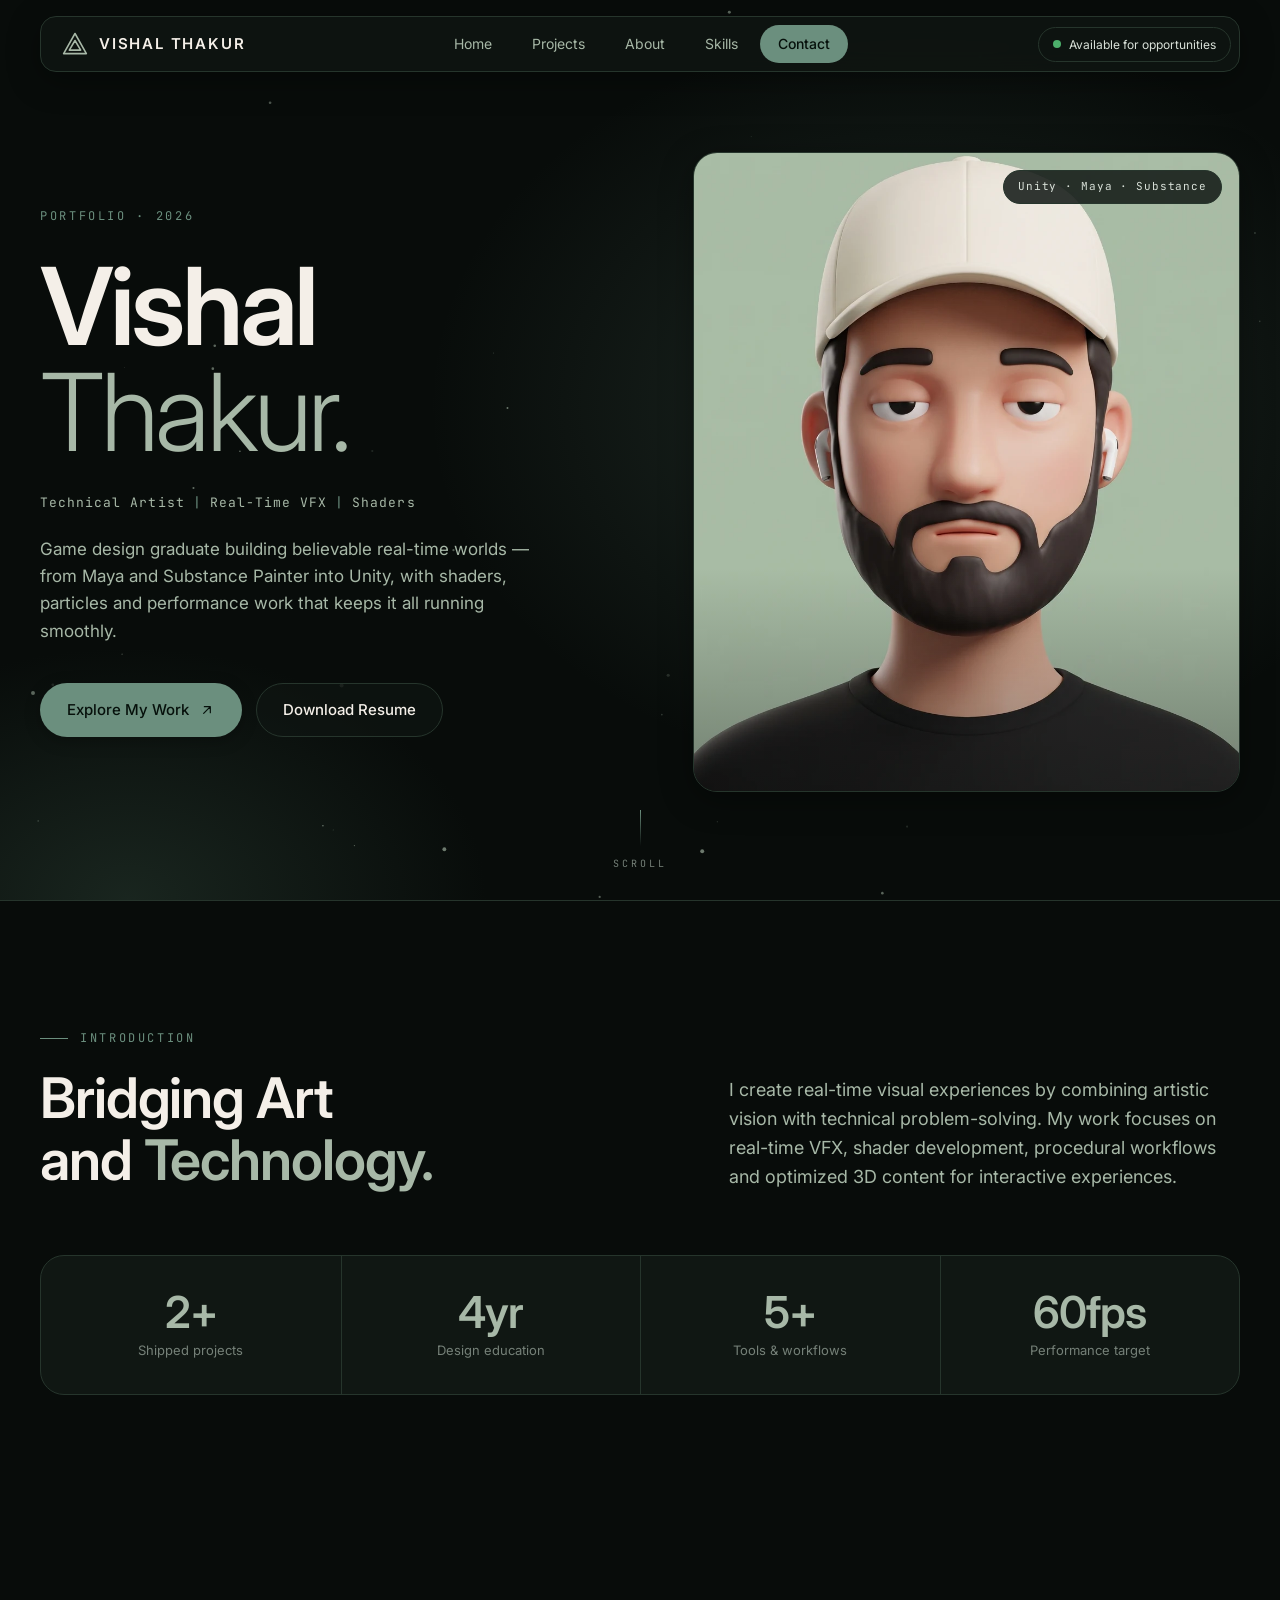
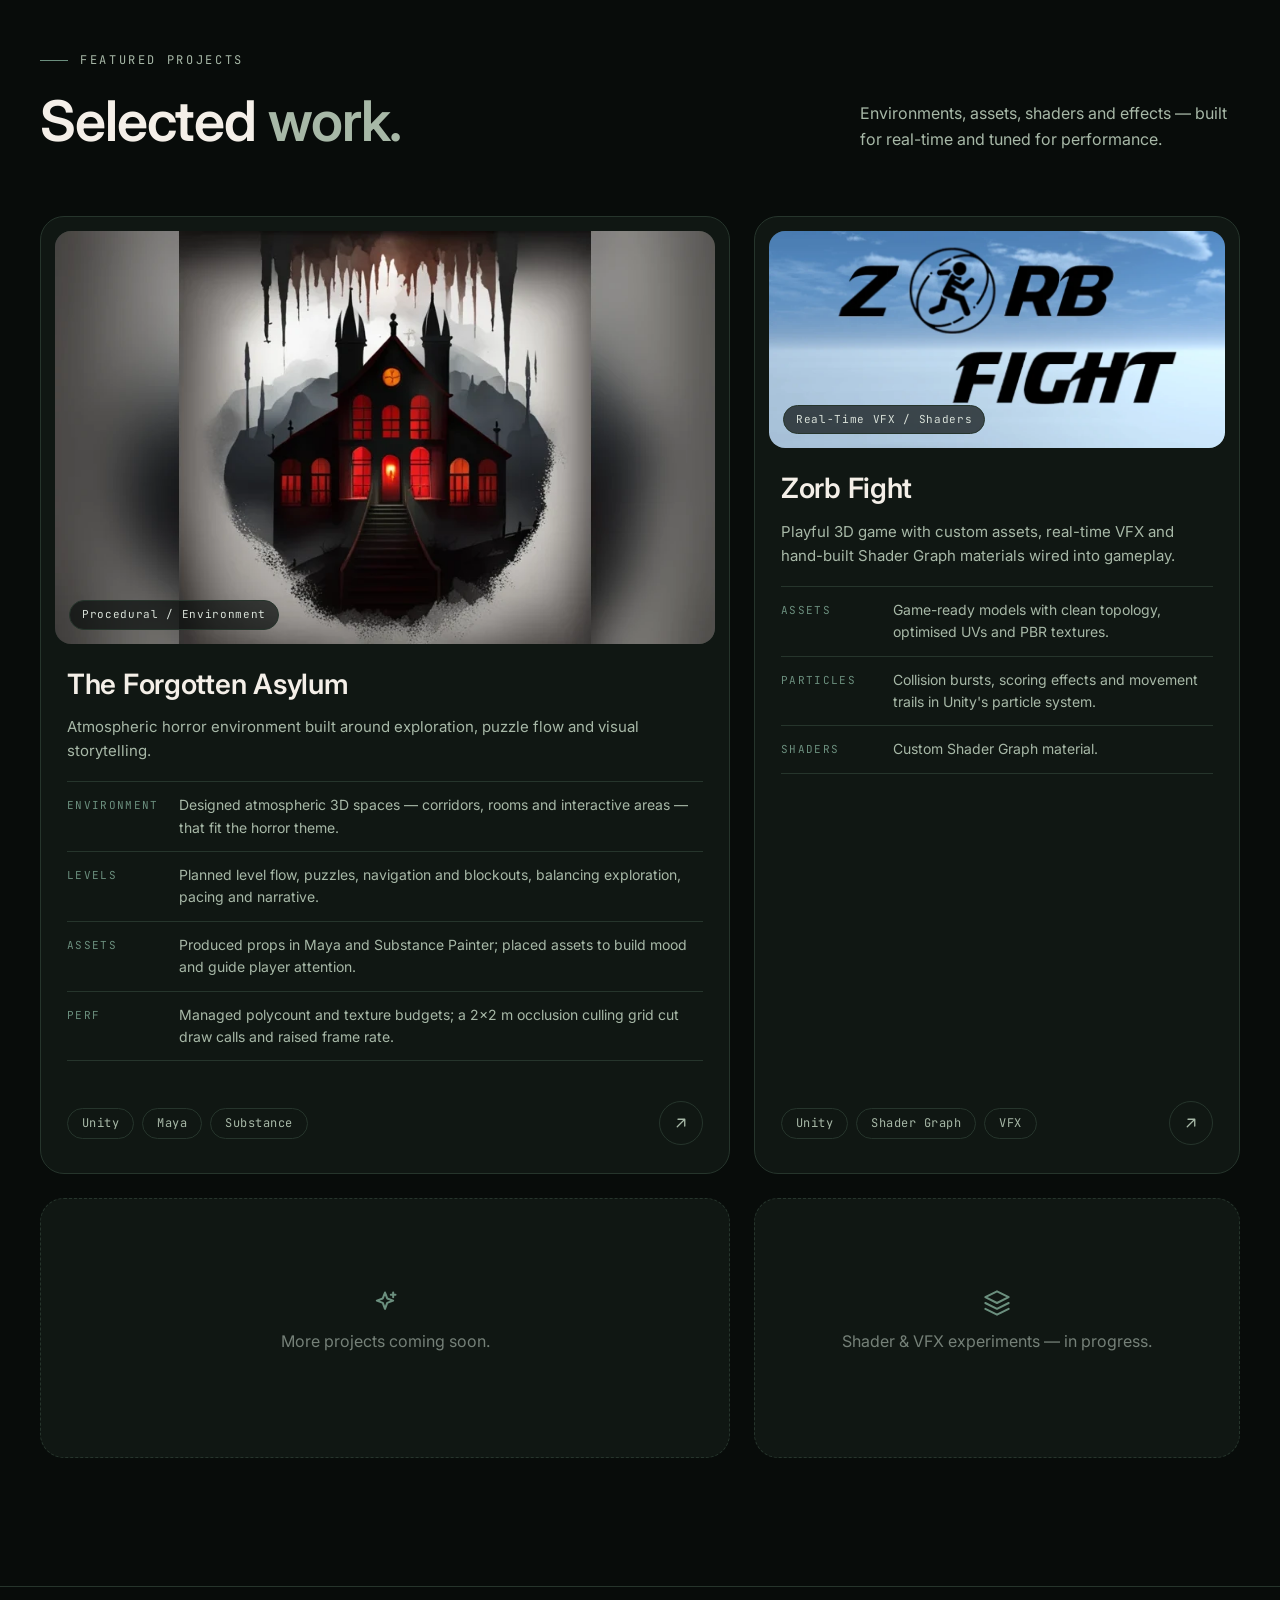
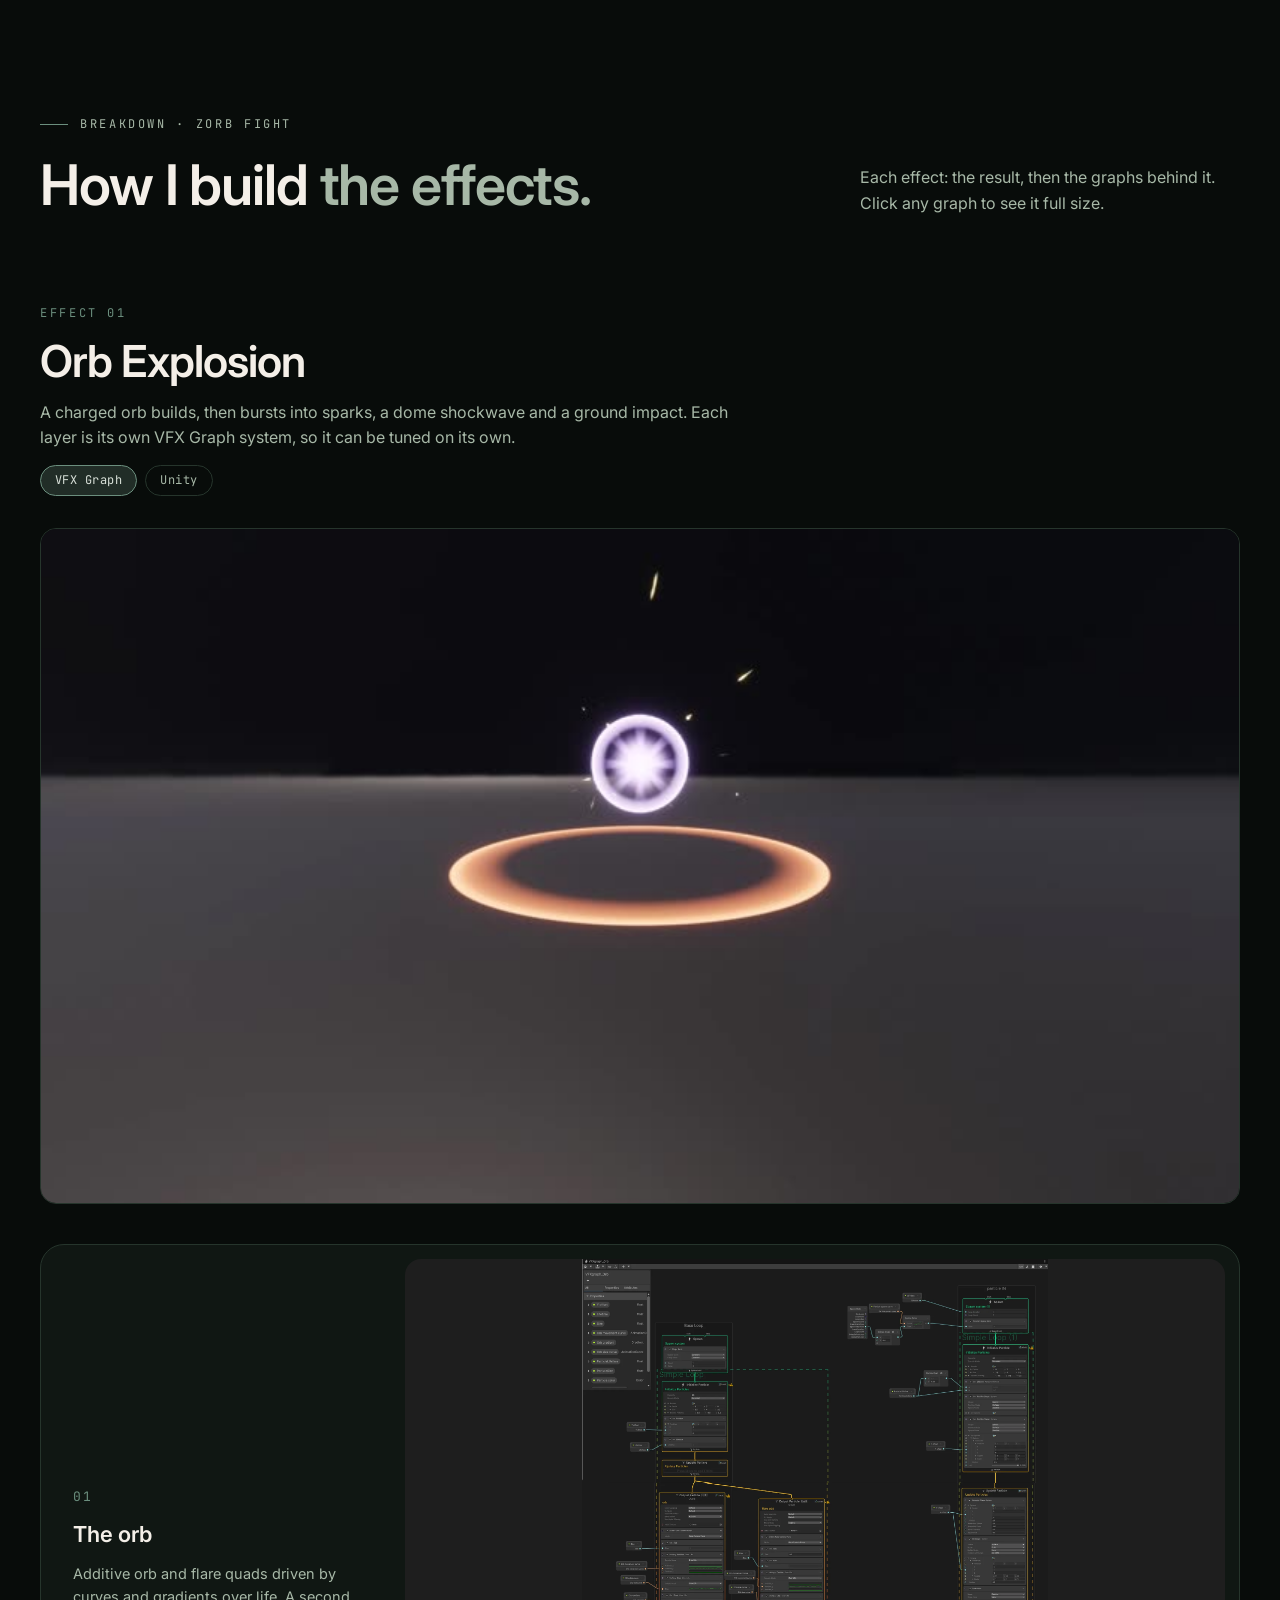
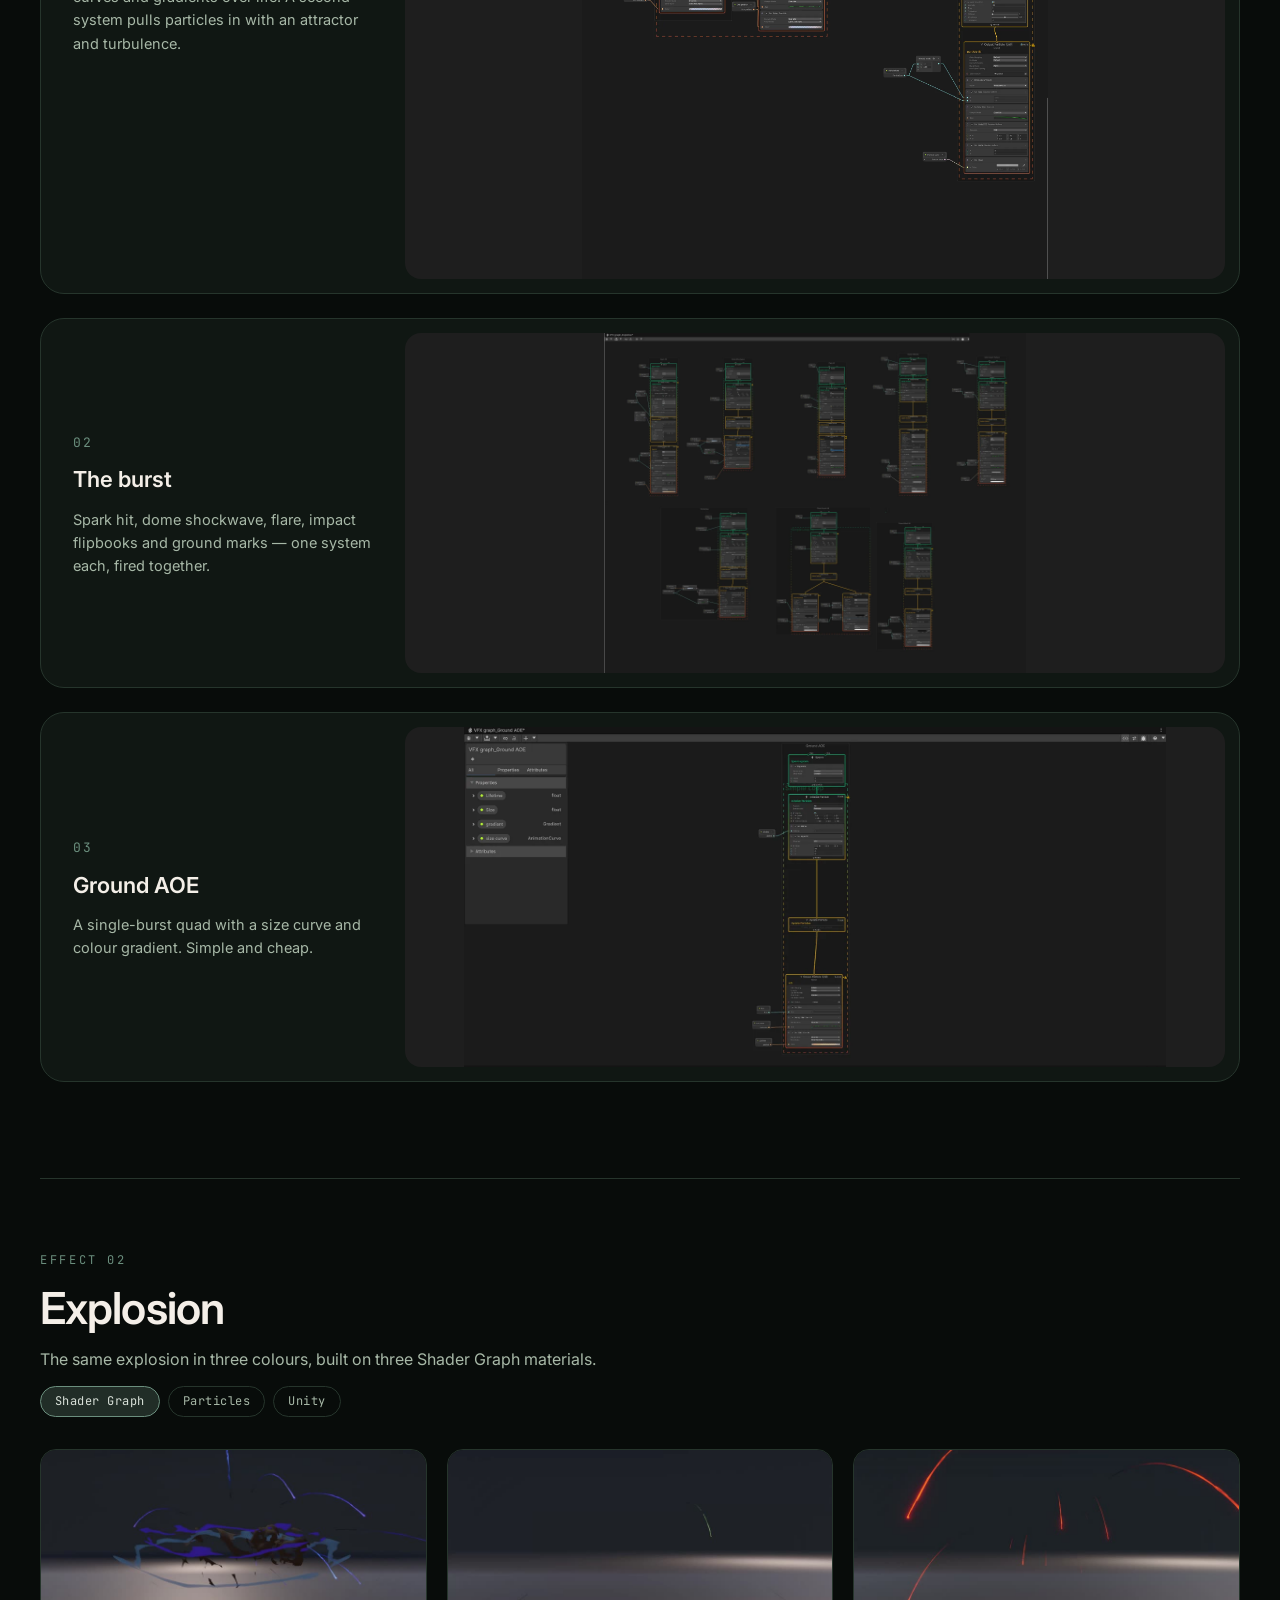
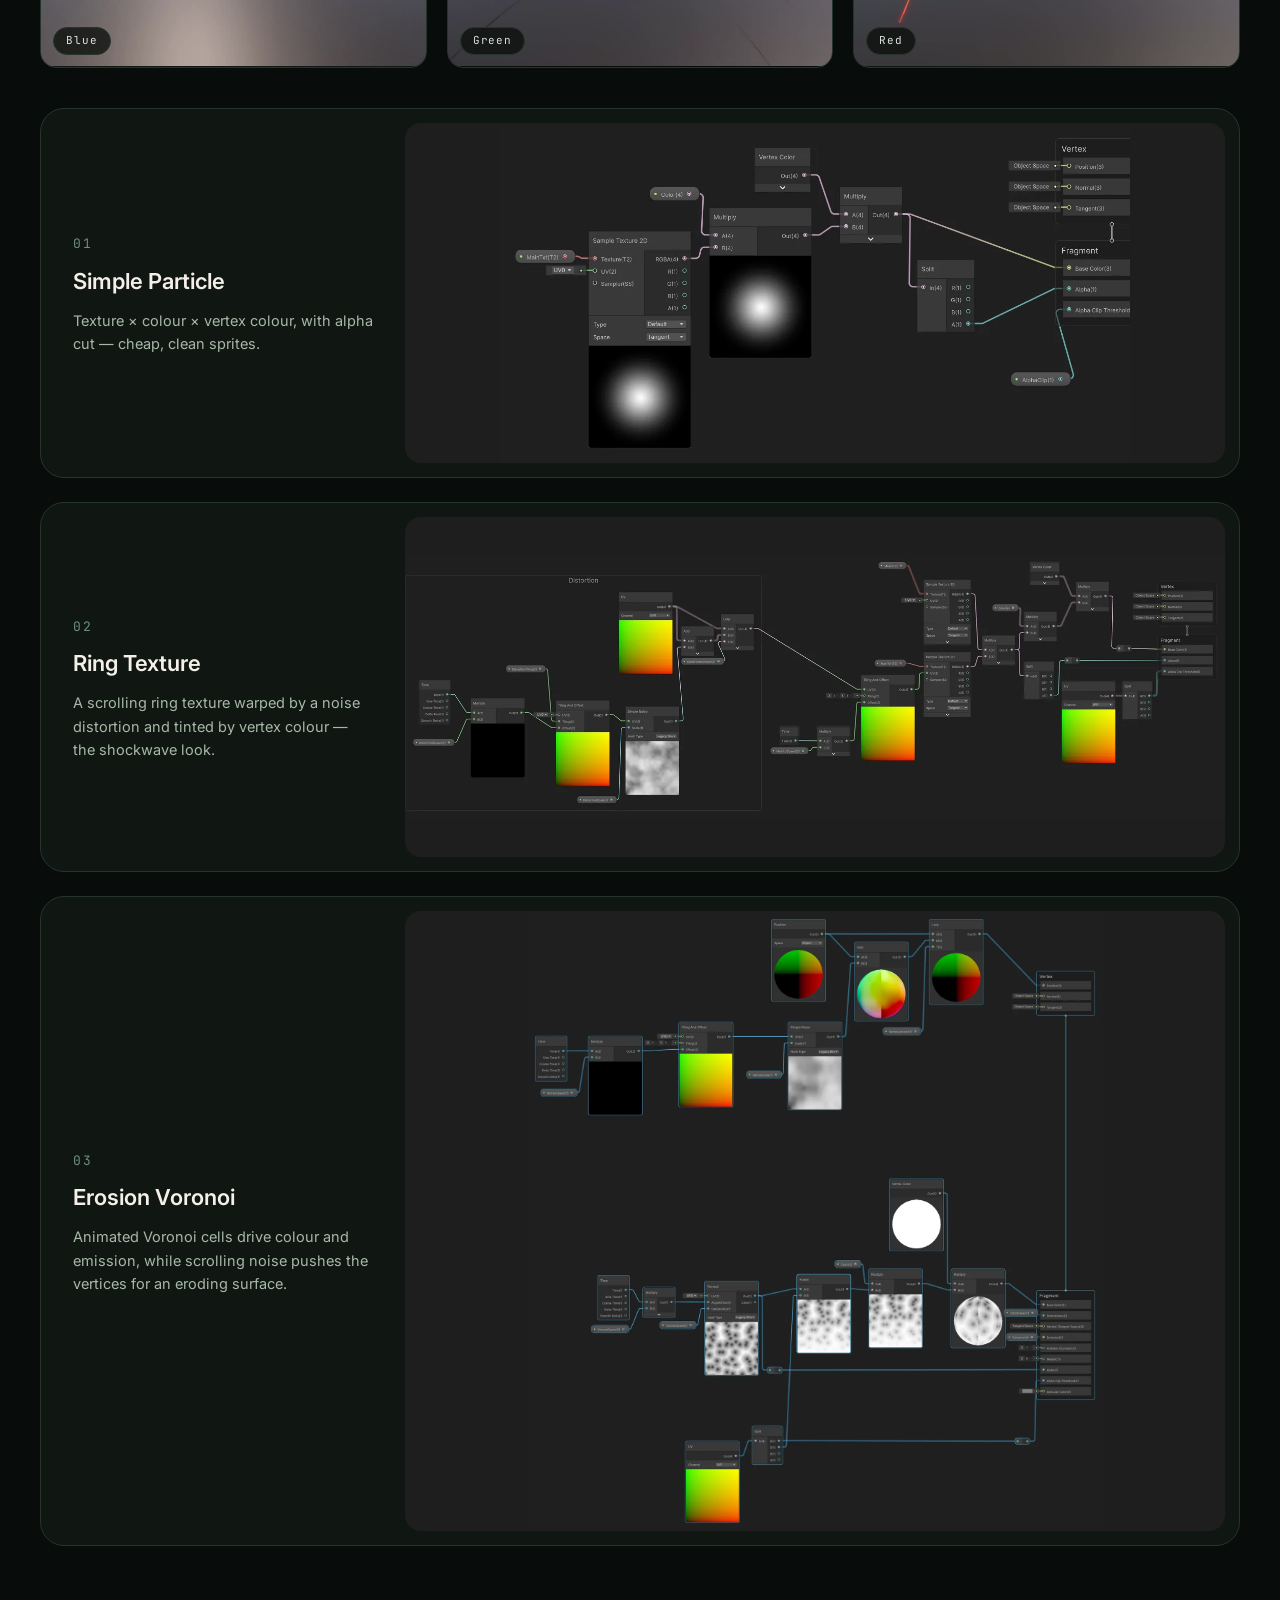
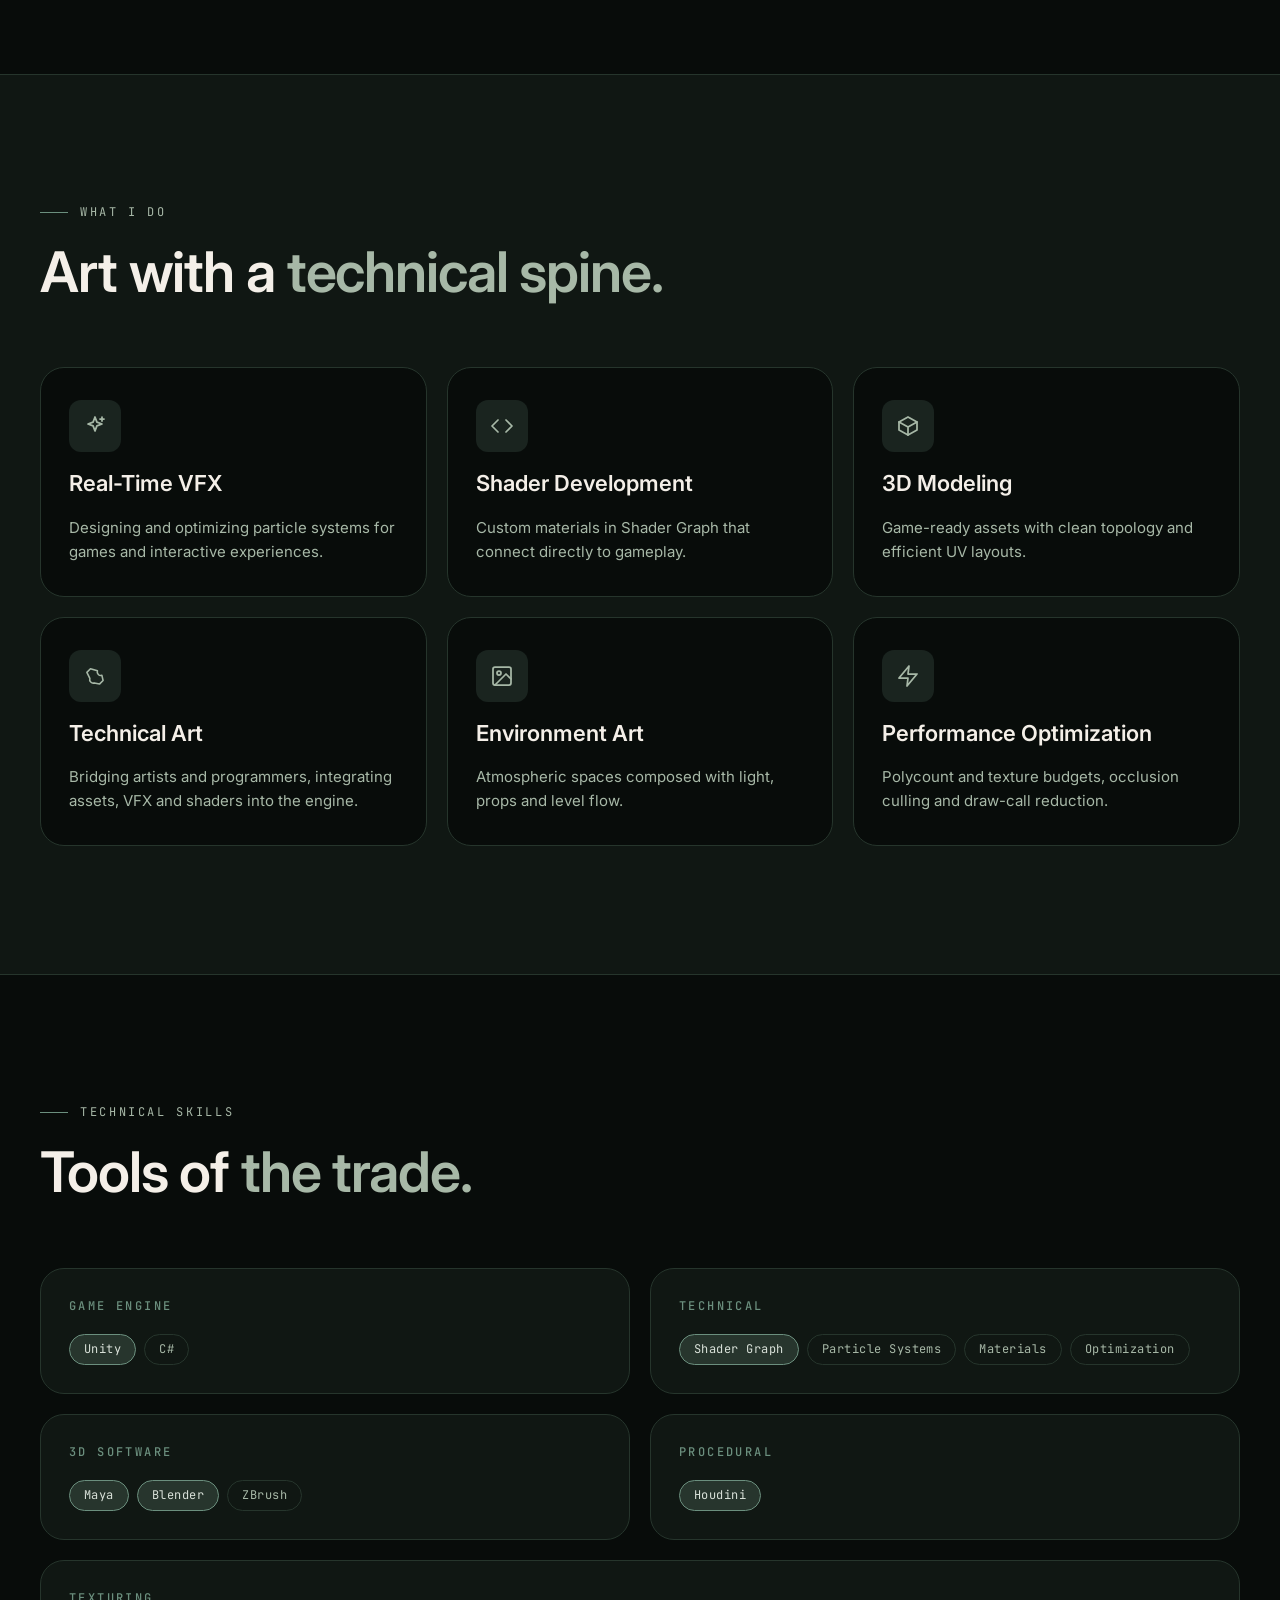
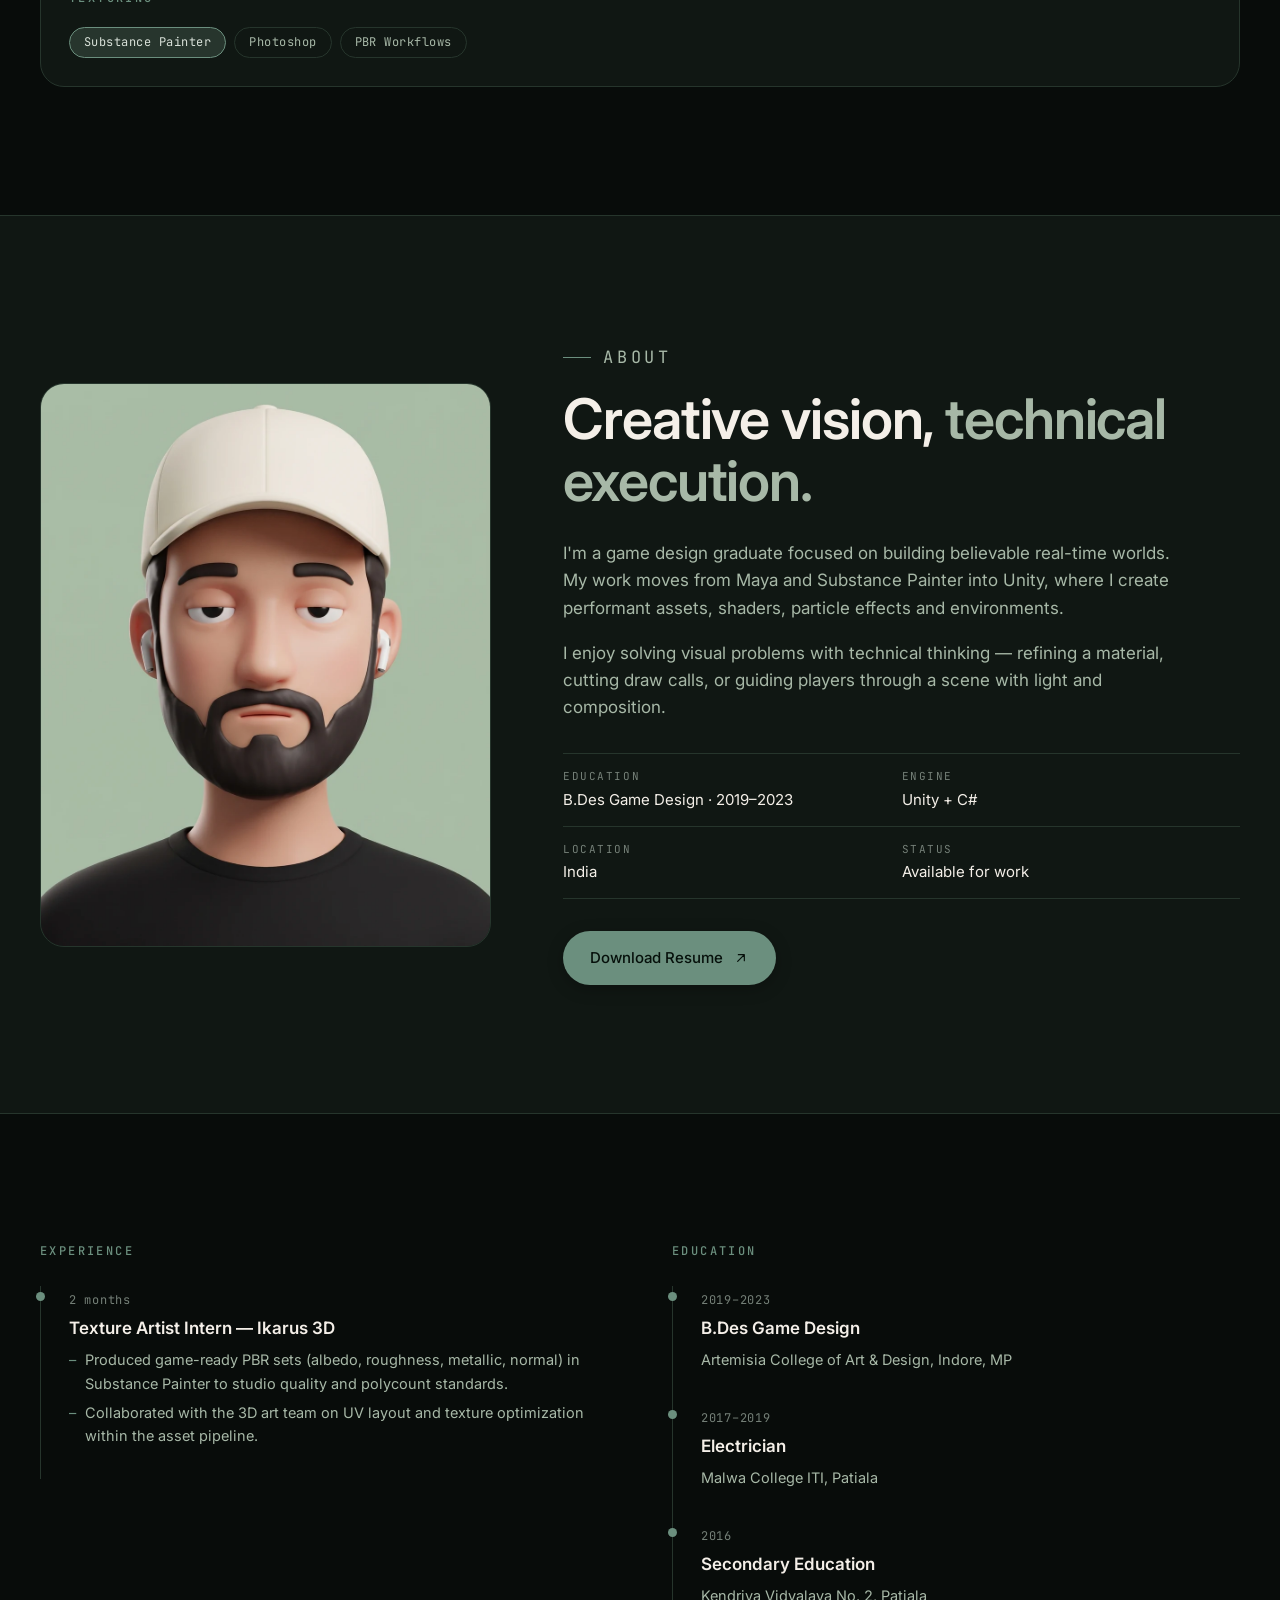
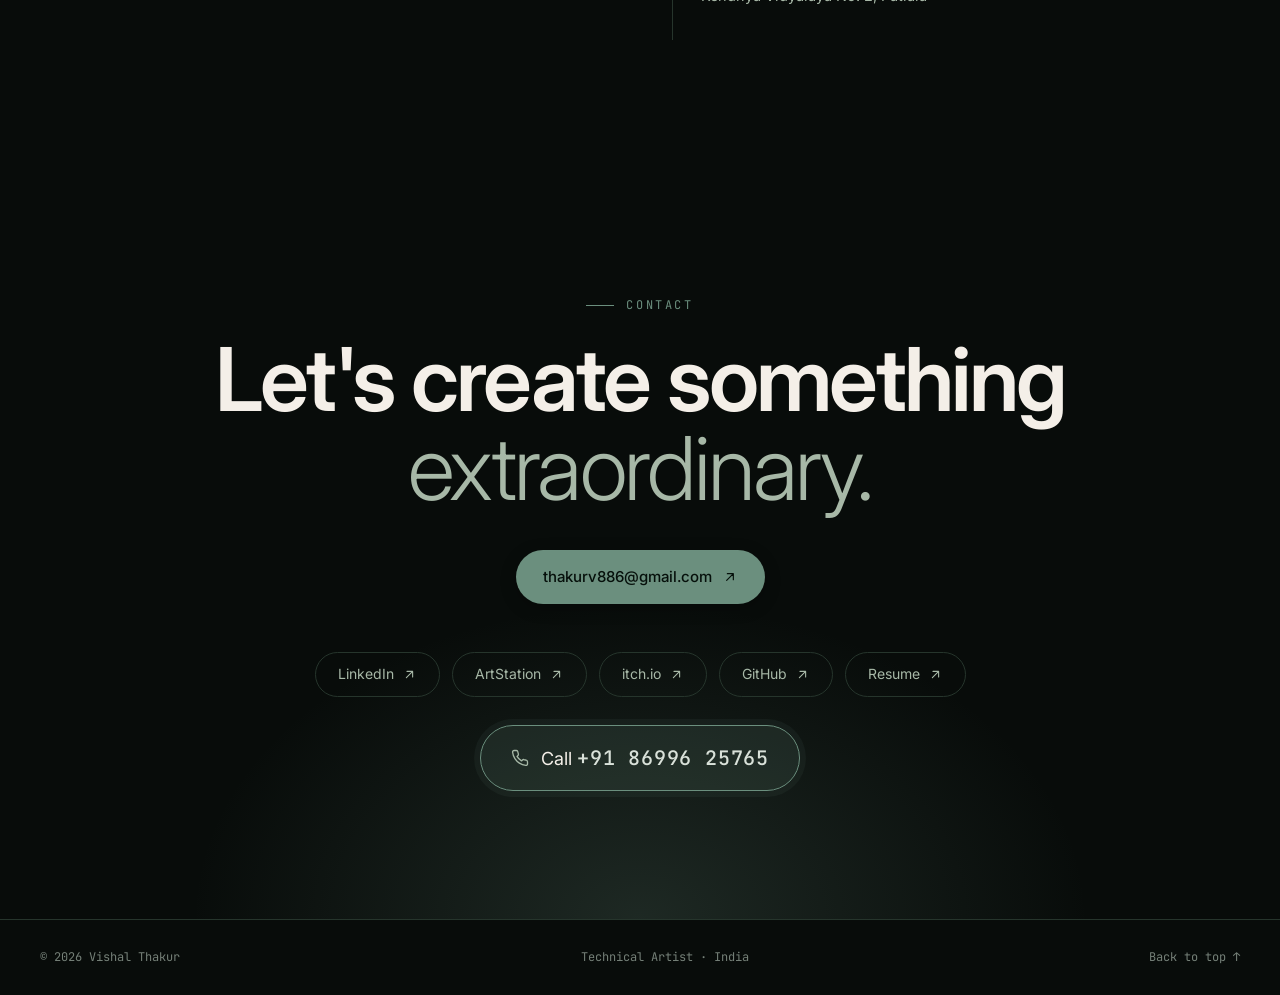
<file: index.html>
<!doctype html>
<html lang="en">
  <!--
  ================================================================
   YOUR PORTFOLIO — "Dark Sage" design system.
   Look for comments that start with "EDIT:" to change text/links.
   Photos: put hero.jpg, my-photo.jpg, project1.jpg, project2.jpg
   in the "images" folder. Missing photos show a tasteful placeholder.
   The previous version is backed up in backups/engine-viewport-v1/
  ================================================================
  -->
  <head>
    <meta charset="UTF-8" />
    <meta name="viewport" content="width=device-width, initial-scale=1.0" />
    <meta
      name="description"
      content="Vishal Thakur — Technical Artist. Real-time environments, shaders and VFX built in Unity."
    />
    <meta name="theme-color" content="#080c0a" />
    <title>Vishal Thakur — Technical Artist</title>
    <link rel="preconnect" href="https://fonts.googleapis.com" />
    <link rel="preconnect" href="https://fonts.gstatic.com" crossorigin />
    <link
      href="https://fonts.googleapis.com/css2?family=Inter:wght@300;400;500;600&family=JetBrains+Mono:wght@400;500&display=swap"
      rel="stylesheet"
    />
    <link rel="stylesheet" href="styles.css" />
    <script src="script.js" defer></script>
  </head>
  <body>
    <!-- Icon set (Lucide outline style, inlined so there is nothing to install) -->
    <svg width="0" height="0" style="position:absolute" aria-hidden="true">
      <defs>
        <symbol id="i-arrow" viewBox="0 0 24 24" fill="none" stroke="currentColor" stroke-width="1.75" stroke-linecap="round" stroke-linejoin="round"><path d="M7 17 17 7M8 7h9v9"/></symbol>
        <symbol id="i-menu" viewBox="0 0 24 24" fill="none" stroke="currentColor" stroke-width="1.75" stroke-linecap="round"><path d="M4 8h16M4 16h16"/></symbol>
        <symbol id="i-sparkles" viewBox="0 0 24 24" fill="none" stroke="currentColor" stroke-width="1.75" stroke-linecap="round" stroke-linejoin="round"><path d="m12 3 1.9 5.1L19 10l-5.1 1.9L12 17l-1.9-5.1L5 10l5.1-1.9z"/><path d="M19 3v4M17 5h4"/></symbol>
        <symbol id="i-code" viewBox="0 0 24 24" fill="none" stroke="currentColor" stroke-width="1.75" stroke-linecap="round" stroke-linejoin="round"><path d="m16 18 6-6-6-6M8 6l-6 6 6 6"/></symbol>
        <symbol id="i-cube" viewBox="0 0 24 24" fill="none" stroke="currentColor" stroke-width="1.75" stroke-linecap="round" stroke-linejoin="round"><path d="M21 8 12 3 3 8v8l9 5 9-5z"/><path d="m3 8 9 5 9-5M12 13v8"/></symbol>
        <symbol id="i-wrench" viewBox="0 0 24 24" fill="none" stroke="currentColor" stroke-width="1.75" stroke-linecap="round" stroke-linejoin="round"><path d="M14.7 6.3a4 4 0 0 0 5 5L21 17l-4 4-5.7-1.3a4 4 0 0 1-5-5L3 8l4-4z" transform="scale(.9) translate(1.3 1.3)"/></symbol>
        <symbol id="i-image" viewBox="0 0 24 24" fill="none" stroke="currentColor" stroke-width="1.75" stroke-linecap="round" stroke-linejoin="round"><rect x="3" y="3" width="18" height="18" rx="2"/><circle cx="9" cy="9" r="2"/><path d="m21 15-5-5L5 21"/></symbol>
        <symbol id="i-layers" viewBox="0 0 24 24" fill="none" stroke="currentColor" stroke-width="1.75" stroke-linecap="round" stroke-linejoin="round"><path d="m12 2 10 5-10 5L2 7z"/><path d="m2 12 10 5 10-5M2 17l10 5 10-5"/></symbol>
        <symbol id="i-bolt" viewBox="0 0 24 24" fill="none" stroke="currentColor" stroke-width="1.75" stroke-linecap="round" stroke-linejoin="round"><path d="M13 2 3 14h9l-1 8 10-12h-9z"/></symbol>
        <symbol id="i-user" viewBox="0 0 24 24" fill="none" stroke="currentColor" stroke-width="1.5" stroke-linecap="round" stroke-linejoin="round"><circle cx="12" cy="8" r="4"/><path d="M4 21a8 8 0 0 1 16 0"/></symbol>
        <symbol id="i-mail" viewBox="0 0 24 24" fill="none" stroke="currentColor" stroke-width="1.75" stroke-linecap="round" stroke-linejoin="round"><rect x="2" y="4" width="20" height="16" rx="2"/><path d="m22 7-10 6L2 7"/></symbol>
        <symbol id="i-phone" viewBox="0 0 24 24" fill="none" stroke="currentColor" stroke-width="1.75" stroke-linecap="round" stroke-linejoin="round"><path d="M22 16.9v3a2 2 0 0 1-2.2 2 19.8 19.8 0 0 1-8.6-3.1 19.5 19.5 0 0 1-6-6A19.8 19.8 0 0 1 2.1 4.2 2 2 0 0 1 4.1 2h3a2 2 0 0 1 2 1.7c.1 1 .4 1.9.7 2.8a2 2 0 0 1-.5 2.1L8 9.9a16 16 0 0 0 6 6l1.3-1.3a2 2 0 0 1 2.1-.4c.9.3 1.8.6 2.8.7a2 2 0 0 1 1.7 2z"/></symbol>
        <symbol id="i-logo" viewBox="0 0 32 32" fill="none" stroke="currentColor" stroke-width="1.8" stroke-linejoin="round"><path d="M16 4 29 27H3z"/><path d="M16 12l6.5 11h-13z"/></symbol>
      </defs>
    </svg>

    <!-- ============ FLOATING NAV ============ -->
    <header class="nav">
      <div class="nav-inner">
        <a class="logo" href="#top" aria-label="Vishal Thakur, home">
          <svg><use href="#i-logo" /></svg>
          <!-- EDIT: Your name/monogram. -->
          VISHAL THAKUR
        </a>
        <nav class="nav-links" id="site-nav" aria-label="Primary">
          <a href="#top" data-nav="top" class="active">Home</a>
          <a href="#projects" data-nav="projects">Projects</a>
          <a href="#about" data-nav="about">About</a>
          <a href="#skills" data-nav="skills">Skills</a>
          <a href="#contact" data-nav="contact">Contact</a>
        </nav>
        <div class="nav-right">
          <span class="avail"><span class="dot"></span>Available for opportunities</span>
          <button class="menu-toggle" aria-expanded="false" aria-controls="site-nav">
            <svg><use href="#i-menu" /></svg>
            <span class="sr-only">Toggle navigation</span>
          </button>
        </div>
      </div>
    </header>

    <main id="top">
      <!-- ============ HERO ============ -->
      <section class="hero" aria-labelledby="hero-title">
        <canvas id="particles" aria-hidden="true"></canvas>
        <div class="container hero-grid">
          <div>
            <p class="hero-meta">Portfolio · 2026</p>
            <!-- EDIT: Your full name. -->
            <h1 id="hero-title">
              <span>Vishal</span>
              <span class="soft">Thakur.</span>
            </h1>
            <p class="hero-role">
              Technical Artist<i>|</i>Real-Time VFX<i>|</i>Shaders
            </p>
            <!-- EDIT: Short intro. -->
            <p class="hero-intro">
              Game design graduate building believable real-time worlds — from
              Maya and Substance Painter into Unity, with shaders, particles and
              performance work that keeps it all running smoothly.
            </p>
            <div class="hero-actions">
              <a class="btn btn-primary" href="#projects">Explore My Work <svg><use href="#i-arrow" /></svg></a>
              <!-- EDIT: Point this at your resume PDF (put resume.pdf next to index.html). -->
              <a class="btn btn-secondary" href="resume.pdf" download>Download Resume</a>
            </div>
          </div>

          <div class="hero-visual">
            <div class="hero-frame">
              <!-- 3D avatar (plain image). -->
              <img src="images/hero-avatar.webp" alt="3D avatar of Vishal Thakur" class="hero-img" id="hero-img" width="1000" height="1250" fetchpriority="high" />
            </div>
            <span class="hero-chip b">Unity · Maya · Substance</span>
          </div>
        </div>
        <div class="scroll-ind" aria-hidden="true"><span></span>Scroll</div>
      </section>

      <!-- ============ INTRO ============ -->
      <section class="section intro">
        <div class="container">
          <div class="intro-grid">
            <div class="reveal">
              <p class="label">Introduction</p>
              <h2 class="title">Bridging Art<br />and <em>Technology.</em></h2>
            </div>
            <p class="lead reveal d1">
              I create real-time visual experiences by combining artistic vision
              with technical problem-solving. My work focuses on real-time VFX,
              shader development, procedural workflows and optimized 3D content
              for interactive experiences.
            </p>
          </div>
          <!-- EDIT: Four highlight numbers. -->
          <div class="stats reveal">
            <div><b>2+</b><span>Shipped projects</span></div>
            <div><b>4yr</b><span>Design education</span></div>
            <div><b>5+</b><span>Tools &amp; workflows</span></div>
            <div><b>60fps</b><span>Performance target</span></div>
          </div>
        </div>
      </section>

      <!-- ============ PROJECTS ============ -->
      <section class="section" id="projects">
        <div class="container">
          <div class="section-head">
            <div class="reveal">
              <p class="label">Featured Projects</p>
              <h2 class="title">Selected <em>work.</em></h2>
            </div>
            <p class="reveal d1">Environments, assets, shaders and effects — built for real-time and tuned for performance.</p>
          </div>

          <div class="projects">
            <!-- ~~~~~~~~ PROJECT 1 ~~~~~~~~ -->
            <article class="card wide reveal">
              <a class="thumb" href="https://d3d-studios.itch.io/the-forgotten-asylum" target="_blank" rel="noreferrer" aria-label="View The Forgotten Asylum">
                <div class="ph"></div>
                <img class="cover" src="images/asylum-cover.webp" alt="The Forgotten Asylum logo" loading="lazy" />
                <span class="badge">Procedural / Environment</span>
              </a>
              <div class="card-body">
                <h3>The Forgotten Asylum</h3>
                <p class="card-desc">Atmospheric horror environment built around exploration, puzzle flow and visual storytelling.</p>
                <dl class="specs">
                  <div><dt>Environment</dt><dd>Designed atmospheric 3D spaces — corridors, rooms and interactive areas — that fit the horror theme.</dd></div>
                  <div><dt>Levels</dt><dd>Planned level flow, puzzles, navigation and blockouts, balancing exploration, pacing and narrative.</dd></div>
                  <div><dt>Assets</dt><dd>Produced props in Maya and Substance Painter; placed assets to build mood and guide player attention.</dd></div>
                  <div><dt>Perf</dt><dd>Managed polycount and texture budgets; a 2×2 m occlusion culling grid cut draw calls and raised frame rate.</dd></div>
                </dl>
                <div class="card-foot">
                  <div class="tags"><span class="tag">Unity</span><span class="tag">Maya</span><span class="tag">Substance</span></div>
                  <a class="icon-btn" href="https://d3d-studios.itch.io/the-forgotten-asylum" target="_blank" rel="noreferrer" aria-label="Open project"><svg><use href="#i-arrow" /></svg></a>
                </div>
              </div>
            </article>

            <!-- ~~~~~~~~ PROJECT 2 ~~~~~~~~ -->
            <article class="card narrow reveal d1">
              <a class="thumb logo-wide" href="https://d3d-studios.itch.io/zorb-fight" target="_blank" rel="noreferrer" aria-label="View Zorb Fight">
                <div class="ph"></div>
                <img class="cover" src="images/zorb-cover.webp" alt="Zorb Fight logo" loading="lazy" />
                <span class="badge">Real-Time VFX / Shaders</span>
              </a>
              <div class="card-body">
                <h3>Zorb Fight</h3>
                <p class="card-desc">Playful 3D game with custom assets, real-time VFX and hand-built Shader Graph materials wired into gameplay.</p>
                <dl class="specs">
                  <div><dt>Assets</dt><dd>Game-ready models with clean topology, optimised UVs and PBR textures.</dd></div>
                  <div><dt>Particles</dt><dd>Collision bursts, scoring effects and movement trails in Unity's particle system.</dd></div>
                  <div><dt>Shaders</dt><dd>Custom Shader Graph material.</dd></div>
                </dl>
                <div class="card-foot">
                  <div class="tags"><span class="tag">Unity</span><span class="tag">Shader Graph</span><span class="tag">VFX</span></div>
                  <a class="icon-btn" href="#zorb" aria-label="See the Zorb Fight breakdown"><svg><use href="#i-arrow" /></svg></a>
                </div>
              </div>
            </article>

            <!--
            WANT A THIRD PROJECT? Copy a whole <article> above, paste it here,
            and change the text + link. Use class "card wide" or "card narrow".
            -->
            <article class="card soon wide reveal">
              <svg><use href="#i-sparkles" /></svg>
              <p>More projects coming soon.</p>
            </article>
            <article class="card soon narrow reveal d1">
              <svg><use href="#i-layers" /></svg>
              <p>Shader &amp; VFX experiments — in progress.</p>
            </article>
          </div>
        </div>
      </section>

      <!-- ============ ZORB FIGHT BREAKDOWN ============ -->
      <!-- Each effect = result video(s) on top, then the graphs that make it, stacked step by step. -->
      <section class="section zorb" id="zorb">
        <div class="container">
          <div class="section-head">
            <div class="reveal">
              <p class="label">Breakdown · Zorb Fight</p>
              <h2 class="title">How I build <em>the effects.</em></h2>
            </div>
            <p class="reveal d1">Each effect: the result, then the graphs behind it. Click any graph to see it full size.</p>
          </div>

          <!-- ========== EFFECT 01: ORB EXPLOSION ========== -->
          <article class="effect">
            <header class="effect-head reveal">
              <span class="effect-no">Effect 01</span>
              <h3>Orb Explosion</h3>
              <p>A charged orb builds, then bursts into sparks, a dome shockwave and a ground impact. Each layer is its own VFX Graph system, so it can be tuned on its own.</p>
              <div class="tags"><span class="tag on">VFX Graph</span><span class="tag">Unity</span></div>
            </header>
            <figure class="media reveal">
              <video class="lazy-vid" src="images/zorb/orb.mp4" poster="images/zorb/orb.jpg" muted loop playsinline preload="none" aria-label="Orb explosion VFX"></video>
            </figure>
            <ol class="steps">
              <li class="step reveal">
                <div class="step-text"><span class="step-no">01</span><h4>The orb</h4><p>Additive orb and flare quads driven by curves and gradients over life. A second system pulls particles in with an attractor and turbulence.</p></div>
                <a class="step-img tall" href="images/zorb/vfx-orb.webp" target="_blank" rel="noreferrer"><img src="images/zorb/vfx-orb.webp" alt="Orb VFX Graph" loading="lazy" /></a>
              </li>
              <li class="step reveal">
                <div class="step-text"><span class="step-no">02</span><h4>The burst</h4><p>Spark hit, dome shockwave, flare, impact flipbooks and ground marks — one system each, fired together.</p></div>
                <a class="step-img" href="images/zorb/vfx-explosion.webp" target="_blank" rel="noreferrer"><img src="images/zorb/vfx-explosion.webp" alt="Explosion VFX Graph" loading="lazy" /></a>
              </li>
              <li class="step reveal">
                <div class="step-text"><span class="step-no">03</span><h4>Ground AOE</h4><p>A single-burst quad with a size curve and colour gradient. Simple and cheap.</p></div>
                <a class="step-img" href="images/zorb/vfx-ground.webp" target="_blank" rel="noreferrer"><img src="images/zorb/vfx-ground.webp" alt="Ground AOE VFX Graph" loading="lazy" /></a>
              </li>
            </ol>
          </article>

          <!-- ========== EFFECT 02: EXPLOSION (3 COLOURS) ========== -->
          <article class="effect">
            <header class="effect-head reveal">
              <span class="effect-no">Effect 02</span>
              <h3>Explosion</h3>
              <p>The same explosion in three colours, built on three Shader Graph materials.</p>
              <div class="tags"><span class="tag on">Shader Graph</span><span class="tag">Particles</span><span class="tag">Unity</span></div>
            </header>
            <div class="variants">
              <figure class="media reveal"><video class="lazy-vid" src="images/zorb/blue.mp4" poster="images/zorb/blue.jpg" muted loop playsinline preload="none" aria-label="Blue explosion"></video><figcaption>Blue</figcaption></figure>
              <figure class="media reveal d1"><video class="lazy-vid" src="images/zorb/green.mp4" poster="images/zorb/green.jpg" muted loop playsinline preload="none" aria-label="Green explosion"></video><figcaption>Green</figcaption></figure>
              <figure class="media reveal d2"><video class="lazy-vid" src="images/zorb/red.mp4" poster="images/zorb/red.jpg" muted loop playsinline preload="none" aria-label="Red explosion"></video><figcaption>Red</figcaption></figure>
            </div>
            <ol class="steps">
              <li class="step reveal">
                <div class="step-text"><span class="step-no">01</span><h4>Simple Particle</h4><p>Texture × colour × vertex colour, with alpha cut — cheap, clean sprites.</p></div>
                <a class="step-img" href="images/zorb/particle.webp" target="_blank" rel="noreferrer"><img src="images/zorb/particle.webp" alt="Simple particle Shader Graph" loading="lazy" /></a>
              </li>
              <li class="step reveal">
                <div class="step-text"><span class="step-no">02</span><h4>Ring Texture</h4><p>A scrolling ring texture warped by a noise distortion and tinted by vertex colour — the shockwave look.</p></div>
                <a class="step-img" href="images/zorb/ring.webp" target="_blank" rel="noreferrer"><img src="images/zorb/ring.webp" alt="Ring texture Shader Graph" loading="lazy" /></a>
              </li>
              <li class="step reveal">
                <div class="step-text"><span class="step-no">03</span><h4>Erosion Voronoi</h4><p>Animated Voronoi cells drive colour and emission, while scrolling noise pushes the vertices for an eroding surface.</p></div>
                <a class="step-img tall" href="images/zorb/voronoi.webp" target="_blank" rel="noreferrer"><img src="images/zorb/voronoi.webp" alt="Erosion Voronoi Shader Graph" loading="lazy" /></a>
              </li>
            </ol>
          </article>
        </div>
      </section>

      <!-- ============ WHAT I DO ============ -->
      <section class="section do">
        <div class="container">
          <div class="section-head">
            <div class="reveal">
              <p class="label">What I Do</p>
              <h2 class="title">Art with a <em>technical spine.</em></h2>
            </div>
          </div>
          <div class="grid3">
            <div class="feature reveal"><div class="ico"><svg width="24" height="24"><use href="#i-sparkles" /></svg></div><h3>Real-Time VFX</h3><p>Designing and optimizing particle systems for games and interactive experiences.</p></div>
            <div class="feature reveal d1"><div class="ico"><svg width="24" height="24"><use href="#i-code" /></svg></div><h3>Shader Development</h3><p>Custom materials in Shader Graph that connect directly to gameplay.</p></div>
            <div class="feature reveal d2"><div class="ico"><svg width="24" height="24"><use href="#i-cube" /></svg></div><h3>3D Modeling</h3><p>Game-ready assets with clean topology and efficient UV layouts.</p></div>
            <div class="feature reveal"><div class="ico"><svg width="24" height="24"><use href="#i-wrench" /></svg></div><h3>Technical Art</h3><p>Bridging artists and programmers, integrating assets, VFX and shaders into the engine.</p></div>
            <div class="feature reveal d1"><div class="ico"><svg width="24" height="24"><use href="#i-image" /></svg></div><h3>Environment Art</h3><p>Atmospheric spaces composed with light, props and level flow.</p></div>
            <div class="feature reveal d2"><div class="ico"><svg width="24" height="24"><use href="#i-bolt" /></svg></div><h3>Performance Optimization</h3><p>Polycount and texture budgets, occlusion culling and draw-call reduction.</p></div>
          </div>
        </div>
      </section>

      <!-- ============ SKILLS ============ -->
      <section class="section" id="skills">
        <div class="container">
          <div class="section-head">
            <div class="reveal">
              <p class="label">Technical Skills</p>
              <h2 class="title">Tools of <em>the trade.</em></h2>
            </div>
          </div>
          <!-- EDIT: Add or remove tags freely. Class "on" highlights a tag. -->
          <div class="skills-grid">
            <div class="skill-card reveal"><h3>Game Engine</h3><div class="tags"><span class="tag on">Unity</span><span class="tag">C#</span></div></div>
            <div class="skill-card reveal d1"><h3>Technical</h3><div class="tags"><span class="tag on">Shader Graph</span><span class="tag">Particle Systems</span><span class="tag">Materials</span><span class="tag">Optimization</span></div></div>
            <div class="skill-card reveal"><h3>3D Software</h3><div class="tags"><span class="tag on">Maya</span><span class="tag on">Blender</span><span class="tag">ZBrush</span></div></div>
            <div class="skill-card reveal d1"><h3>Procedural</h3><div class="tags"><span class="tag on">Houdini</span></div></div>
            <div class="skill-card reveal"><h3>Texturing</h3><div class="tags"><span class="tag on">Substance Painter</span><span class="tag">Photoshop</span><span class="tag">PBR Workflows</span></div></div>
          </div>
        </div>
      </section>

      <!-- ============ ABOUT ============ -->
      <section class="section about" id="about">
        <div class="container about-grid">
          <figure class="portrait reveal" style="margin:0">
            <div class="ph" aria-hidden="true"><svg><use href="#i-user" /></svg></div>
            <!-- IMAGE: 3D avatar (swap for images/my-photo.jpg if you want a real photo here) -->
            <img class="profile-photo" src="images/hero-avatar.webp" alt="3D avatar of Vishal Thakur" width="1000" height="1250" loading="lazy" />
          </figure>
          <div class="about-copy reveal d1">
            <p class="label">About</p>
            <h2 class="title">Creative vision, <em>technical execution.</em></h2>
            <!-- EDIT: Your biography. -->
            <p>I'm a game design graduate focused on building believable real-time worlds. My work moves from Maya and Substance Painter into Unity, where I create performant assets, shaders, particle effects and environments.</p>
            <p>I enjoy solving visual problems with technical thinking — refining a material, cutting draw calls, or guiding players through a scene with light and composition.</p>
            <dl class="facts">
              <div><dt>Education</dt><dd>B.Des Game Design · 2019–2023</dd></div>
              <div><dt>Engine</dt><dd>Unity + C#</dd></div>
              <div><dt>Location</dt><dd>India</dd></div>
              <div><dt>Status</dt><dd>Available for work</dd></div>
            </dl>
            <a class="btn btn-primary" href="resume.pdf" download>Download Resume <svg><use href="#i-arrow" /></svg></a>
          </div>
        </div>
      </section>

      <!-- ============ EXPERIENCE + EDUCATION ============ -->
      <section class="section">
        <div class="container timeline-wrap">
          <div class="tl reveal">
            <h3>Experience</h3>
            <div class="tl-item">
              <time>2 months</time>
              <b>Texture Artist Intern — Ikarus 3D</b>
              <ul>
                <li>Produced game-ready PBR sets (albedo, roughness, metallic, normal) in Substance Painter to studio quality and polycount standards.</li>
                <li>Collaborated with the 3D art team on UV layout and texture optimization within the asset pipeline.</li>
              </ul>
            </div>
          </div>
          <div class="tl reveal d1">
            <h3>Education</h3>
            <div class="tl-item"><time>2019–2023</time><b>B.Des Game Design</b><p>Artemisia College of Art &amp; Design, Indore, MP</p></div>
            <div class="tl-item"><time>2017–2019</time><b>Electrician</b><p>Malwa College ITI, Patiala</p></div>
            <div class="tl-item"><time>2016</time><b>Secondary Education</b><p>Kendriya Vidyalaya No. 2, Patiala</p></div>
          </div>
        </div>
      </section>

      <!-- ============ CONTACT ============ -->
      <section class="section contact" id="contact">
        <div class="container">
          <p class="label" style="justify-content:center">Contact</p>
          <h2 class="reveal">Let's create something <em>extraordinary.</em></h2>
          <a class="btn btn-primary reveal d1" href="mailto:thakurv886@gmail.com">thakurv886@gmail.com <svg><use href="#i-arrow" /></svg></a>
          <div class="contact-links reveal d2">
            <a href="https://www.linkedin.com/in/vishal-thakur-aba04a22a/" target="_blank" rel="noreferrer">LinkedIn <svg><use href="#i-arrow" /></svg></a>
            <a href="https://vishal886.artstation.com/" target="_blank" rel="noreferrer">ArtStation <svg><use href="#i-arrow" /></svg></a>
            <a href="https://d3d-studios.itch.io/" target="_blank" rel="noreferrer">itch.io <svg><use href="#i-arrow" /></svg></a>
            <a href="https://github.com/Vishu886" target="_blank" rel="noreferrer">GitHub <svg><use href="#i-arrow" /></svg></a>
            <a href="resume.pdf" download>Resume <svg><use href="#i-arrow" /></svg></a>
          </div>
          <a class="phone-btn reveal d2" href="tel:+918699625765"><svg width="18" height="18"><use href="#i-phone" /></svg><span>Call <b>+91 86996 25765</b></span></a>
        </div>
      </section>
    </main>

    <footer class="footer">
      <div class="container">
        <span>© <span id="year"></span> Vishal Thakur</span>
        <span>Technical Artist · India</span>
        <a href="#top">Back to top ↑</a>
      </div>
    </footer>
  </body>
</html>
</file>
<file: styles.css>
/* ==========================================================
   DARK SAGE DESIGN SYSTEM  (v1.0)
   Tokens come from reference/Dark Sage Portfolio UI Design System.png
   ========================================================== */
:root {
  --sage: #6b8f7e;
  --moss: #a7b8a7;
  --mist: #d9e1d9;
  --ivory: #f4efe8;
  --sand: #c9bdaf;

  --bg: #080c0a;
  --surface: #101713;
  --elevated: #1b2821;
  --border: #26352c;

  --text: #f4efe8;
  --text-2: #a7b8a7;
  --text-3: #758078;

  --success: #4caf6b;

  --r-sm: 8px;
  --r-md: 12px;
  --r-lg: 16px;
  --r-xl: 24px;
  --r-full: 999px;

  --shadow-low: 0 2px 8px rgba(0, 0, 0, 0.15);
  --shadow-med: 0 4px 16px rgba(0, 0, 0, 0.25);
  --shadow-high: 0 8px 32px rgba(0, 0, 0, 0.35);

  --font: "Inter", system-ui, -apple-system, "Segoe UI", sans-serif;
  --mono: "JetBrains Mono", ui-monospace, Consolas, monospace;
  --container: 1200px;
}

*, *::before, *::after { box-sizing: border-box; }
html { scroll-behavior: smooth; scroll-padding-top: 96px; }
body {
  margin: 0;
  background: var(--bg);
  color: var(--text);
  font-family: var(--font);
  font-size: 16px;
  line-height: 1.6;
  -webkit-font-smoothing: antialiased;
}
img { max-width: 100%; display: block; }
a { color: inherit; text-decoration: none; }
ul { margin: 0; padding: 0; list-style: none; }
h1, h2, h3, p { margin: 0; }
:focus-visible { outline: 2px solid var(--moss); outline-offset: 3px; border-radius: 6px; }
.sr-only { position: absolute; width: 1px; height: 1px; overflow: hidden; clip: rect(0 0 0 0); white-space: nowrap; }

.container { width: min(100% - 48px, var(--container)); margin-inline: auto; }
.section { padding: 128px 0; }
.label {
  font-family: var(--mono);
  font-size: 12px;
  letter-spacing: 0.22em;
  text-transform: uppercase;
  color: var(--sage);
  display: flex;
  align-items: center;
  gap: 12px;
  margin-bottom: 20px;
}
.label::before { content: ""; width: 28px; height: 1px; background: var(--sage); }
h2.title {
  font-size: clamp(34px, 5vw, 56px);
  line-height: 1.1;
  font-weight: 600;
  letter-spacing: -0.02em;
}
h2.title em { font-style: normal; color: var(--moss); }

/* ---------- Buttons ---------- */
.btn {
  display: inline-flex; align-items: center; gap: 10px;
  padding: 14px 26px;
  border-radius: var(--r-full);
  font-weight: 500; font-size: 15px;
  border: 1px solid transparent;
  cursor: pointer;
  transition: background .25s, border-color .25s, color .25s, transform .25s, box-shadow .25s;
  min-height: 48px;
}
.btn svg { width: 16px; height: 16px; transition: transform .25s; }
.btn:hover svg { transform: translate(2px, -2px); }
.btn-primary { background: var(--sage); color: #06100b; box-shadow: var(--shadow-med); }
.btn-primary:hover { background: var(--moss); transform: translateY(-2px); }
.btn-secondary { border-color: var(--border); color: var(--text); background: rgba(16, 23, 19, .6); }
.btn-secondary:hover { border-color: var(--moss); color: var(--mist); }
.btn-ghost { padding-inline: 4px; color: var(--text-2); border-radius: 0; border-bottom: 1px solid transparent; }
.btn-ghost:hover { color: var(--mist); border-color: var(--moss); }

.icon-btn {
  width: 44px; height: 44px; border-radius: 50%;
  border: 1px solid var(--border);
  display: grid; place-items: center;
  color: var(--text-2);
  transition: background .25s, color .25s, border-color .25s;
}
.icon-btn:hover { background: var(--sage); color: #06100b; border-color: var(--sage); }
.icon-btn svg { width: 18px; height: 18px; }

/* ---------- Tags ---------- */
.tags { display: flex; flex-wrap: wrap; gap: 8px; }
.tag {
  font-family: var(--mono);
  font-size: 12px;
  letter-spacing: .04em;
  padding: 5px 14px;
  border-radius: var(--r-full);
  border: 1px solid var(--border);
  color: var(--text-2);
}
.tag.on { background: rgba(107, 143, 126, .25); border-color: var(--sage); color: var(--mist); }

/* ---------- Floating nav ---------- */
.nav {
  position: fixed; top: 16px; left: 0; right: 0; z-index: 50;
  display: flex; justify-content: center;
  padding: 0 16px;
}
.nav-inner {
  width: min(100%, var(--container));
  display: flex; align-items: center; justify-content: space-between; gap: 16px;
  padding: 8px 8px 8px 20px;
  background: rgba(16, 23, 19, .78);
  backdrop-filter: blur(14px);
  -webkit-backdrop-filter: blur(14px);
  border: 1px solid var(--border);
  border-radius: var(--r-lg);
  box-shadow: var(--shadow-high);
}
.logo { display: flex; align-items: center; gap: 10px; font-weight: 600; letter-spacing: .12em; font-size: 15px; }
.logo svg { width: 28px; height: 28px; color: var(--moss); }
.nav-links { display: flex; align-items: center; gap: 4px; }
.nav-links a {
  position: relative;
  padding: 8px 18px;
  border-radius: var(--r-full);
  font-size: 14px;
  color: var(--text-2);
  transition: color .25s, background .25s;
}
.nav-links a:hover { color: var(--text); }
.nav-links a.active { background: var(--sage); color: #06100b; font-weight: 500; }
.avail {
  display: inline-flex; align-items: center; gap: 8px;
  padding: 7px 14px;
  border: 1px solid var(--border);
  border-radius: var(--r-full);
  font-size: 12px; color: var(--mist);
  white-space: nowrap;
}
.dot { width: 8px; height: 8px; border-radius: 50%; background: var(--success); box-shadow: 0 0 0 0 rgba(76, 175, 107, .6); animation: pulse 2.4s infinite; }
@keyframes pulse { 70% { box-shadow: 0 0 0 8px rgba(76, 175, 107, 0); } 100% { box-shadow: 0 0 0 0 rgba(76, 175, 107, 0); } }
.nav-right { display: flex; align-items: center; gap: 14px; }
.menu-toggle { display: none; background: none; border: 0; color: var(--text); width: 44px; height: 44px; cursor: pointer; }
.menu-toggle svg { width: 22px; height: 22px; }

/* ---------- Hero ---------- */
.hero {
  position: relative;
  min-height: 100svh;
  display: flex; align-items: center;
  padding: 140px 0 96px;
  overflow: hidden;
  isolation: isolate;
}
#particles { position: absolute; inset: 0; width: 100%; height: 100%; z-index: -1; }
.hero::before { /* atmospheric green light */
  content: ""; position: absolute; z-index: -2; inset: 0;
  background:
    radial-gradient(ellipse 55% 60% at 72% 45%, rgba(107, 143, 126, .22), transparent 70%),
    radial-gradient(ellipse 40% 40% at 10% 100%, rgba(27, 40, 33, .9), transparent 70%);
}
.hero-grid { display: grid; grid-template-columns: 1.05fr .95fr; gap: 48px; align-items: center; }
.hero-meta { font-family: var(--mono); font-size: 12px; letter-spacing: .22em; text-transform: uppercase; color: var(--sage); margin-bottom: 28px; }
.hero h1 {
  font-size: clamp(54px, 8.4vw, 108px);
  line-height: .98;
  font-weight: 600;
  letter-spacing: -0.035em;
}
.hero h1 span { display: block; }
.hero h1 .soft { color: var(--moss); font-weight: 300; }
.hero-role { margin-top: 28px; font-family: var(--mono); font-size: 13px; letter-spacing: .08em; color: var(--text-2); }
.hero-role i { color: var(--sage); font-style: normal; padding: 0 8px; }
.hero-intro { margin-top: 22px; max-width: 520px; color: var(--text-2); font-size: 17px; }
.hero-actions { margin-top: 38px; display: flex; flex-wrap: wrap; gap: 14px; }

.hero-visual { position: relative; aspect-ratio: 4 / 5; max-height: 640px; justify-self: end; width: 100%; }
.hero-frame {
  position: absolute; inset: 0;
  border-radius: var(--r-xl);
  border: 1px solid var(--border);
  background: var(--surface);
  overflow: hidden;
  box-shadow: var(--shadow-high);
}
.hero-frame img { width: 100%; height: 100%; object-fit: cover; }
.hero-frame::after { content: ""; position: absolute; inset: 0; background: linear-gradient(to top, rgba(8,12,10,.75), transparent 45%); pointer-events: none; }
.hero-art { position: absolute; inset: 0; display: grid; place-items: center; }
.hero-art svg { width: 78%; height: auto; color: var(--sage); }
.hero-art .spin { transform-origin: 50% 50%; animation: spin 40s linear infinite; }
.hero-art .spin.rev { animation-duration: 60s; animation-direction: reverse; }
@keyframes spin { to { transform: rotate(360deg); } }
.hero-chip {
  position: absolute; z-index: 2;
  font-family: var(--mono); font-size: 11px; letter-spacing: .08em;
  padding: 7px 14px; border-radius: var(--r-full);
  background: rgba(16, 23, 19, .85); border: 1px solid var(--border); color: var(--mist);
}
.hero-chip.a { left: 18px; bottom: 18px; }
.hero-chip.b { right: 18px; top: 18px; }
.scroll-ind {
  position: absolute; left: 50%; bottom: 28px; transform: translateX(-50%);
  display: flex; flex-direction: column; align-items: center; gap: 10px;
  font-family: var(--mono); font-size: 10px; letter-spacing: .3em; text-transform: uppercase; color: var(--text-3);
}
.scroll-ind span { width: 1px; height: 36px; background: linear-gradient(var(--sage), transparent); animation: drip 2s ease-in-out infinite; transform-origin: top; }
@keyframes drip { 0% { transform: scaleY(0); } 50% { transform: scaleY(1); } 100% { transform: scaleY(1); opacity: 0; } }

/* ---------- Intro ---------- */
.intro { border-top: 1px solid var(--border); }
.intro-grid { display: grid; grid-template-columns: 1.1fr .9fr; gap: 64px; align-items: end; }
.intro p.lead { color: var(--text-2); font-size: 18px; max-width: 520px; }
.stats { margin-top: 64px; display: grid; grid-template-columns: repeat(4, 1fr); border: 1px solid var(--border); border-radius: var(--r-xl); background: var(--surface); }
.stats div { padding: 32px 24px; text-align: center; }
.stats div + div { border-left: 1px solid var(--border); }
.stats b { display: block; font-size: 44px; font-weight: 600; color: var(--moss); line-height: 1.1; letter-spacing: -.02em; }
.stats span { font-size: 13px; color: var(--text-3); }

/* ---------- Projects ---------- */
.section-head { display: flex; justify-content: space-between; align-items: flex-end; gap: 24px; margin-bottom: 64px; flex-wrap: wrap; }
.section-head p { color: var(--text-2); max-width: 380px; }
.projects { display: grid; grid-template-columns: repeat(12, 1fr); gap: 24px; }
.card {
  position: relative;
  background: var(--surface);
  border: 1px solid var(--border);
  border-radius: var(--r-xl);
  padding: 14px 14px 28px;
  display: flex; flex-direction: column;
  transition: border-color .3s, transform .3s, box-shadow .3s;
}
.card:hover { border-color: var(--sage); transform: translateY(-4px); box-shadow: var(--shadow-high); }
.card.wide { grid-column: span 7; }
.card.narrow { grid-column: span 5; }
.thumb {
  position: relative; display: block;
  aspect-ratio: 16 / 10;
  border-radius: var(--r-lg);
  overflow: hidden;
  background: var(--elevated);
}
.thumb img, .thumb .ph { position: absolute; inset: 0; width: 100%; height: 100%; object-fit: cover; transition: transform .8s cubic-bezier(.2,.7,.2,1); }
.card:hover .thumb img, .card:hover .thumb .ph { transform: scale(1.06); }
.thumb .ph {
  background:
    radial-gradient(circle at 30% 30%, rgba(167, 184, 167, .25), transparent 55%),
    radial-gradient(circle at 80% 90%, rgba(107, 143, 126, .3), transparent 50%),
    linear-gradient(135deg, var(--elevated), var(--surface));
}
.thumb .ph::after {
  content: ""; position: absolute; inset: 0;
  background-image: linear-gradient(var(--border) 1px, transparent 1px), linear-gradient(90deg, var(--border) 1px, transparent 1px);
  background-size: 40px 40px; opacity: .5;
  mask-image: radial-gradient(circle at 50% 50%, #000, transparent 75%);
  -webkit-mask-image: radial-gradient(circle at 50% 50%, #000, transparent 75%);
}
.thumb .badge {
  position: absolute; z-index: 2; top: 14px; left: 14px;
  font-family: var(--mono); font-size: 11px; letter-spacing: .06em;
  padding: 5px 12px; border-radius: var(--r-full);
  background: rgba(8, 12, 10, .7); border: 1px solid var(--border); color: var(--mist);
}
.card-body { padding: 24px 12px 0; display: flex; flex-direction: column; gap: 14px; flex: 1; }
.card h3 { font-size: clamp(22px, 2.4vw, 28px); line-height: 1.2; font-weight: 600; letter-spacing: -.01em; }
.card-desc { color: var(--text-2); font-size: 15px; }
.card-foot { margin-top: auto; padding-top: 10px; display: flex; align-items: center; justify-content: space-between; gap: 12px; }
.specs { border-top: 1px solid var(--border); margin-top: 4px; }
.specs div { display: grid; grid-template-columns: 96px 1fr; gap: 16px; padding: 12px 0; border-bottom: 1px solid var(--border); font-size: 14px; }
.specs dt { font-family: var(--mono); font-size: 11px; letter-spacing: .12em; text-transform: uppercase; color: var(--sage); padding-top: 3px; }
.specs dd { margin: 0; color: var(--text-2); }
.card.soon { border-style: dashed; justify-content: center; align-items: center; text-align: center; min-height: 260px; color: var(--text-3); gap: 12px; }
.card.soon:hover { transform: none; box-shadow: none; border-color: var(--border); }
.card.soon svg { width: 28px; height: 28px; color: var(--sage); }

/* ---------- What I do ---------- */
.do { background: var(--surface); border-block: 1px solid var(--border); }
.grid3 { display: grid; grid-template-columns: repeat(3, 1fr); gap: 20px; }
.feature {
  background: var(--bg);
  border: 1px solid var(--border);
  border-radius: var(--r-xl);
  padding: 32px 28px;
  display: flex; flex-direction: column; gap: 14px;
  transition: border-color .3s, background .3s;
}
.feature:hover { border-color: var(--sage); background: var(--elevated); }
.ico { width: 52px; height: 52px; border-radius: var(--r-md); background: rgba(107, 143, 126, .18); display: grid; place-items: center; color: var(--moss); }
.ico svg { width: 24px; height: 24px; }
.feature h3 { font-size: 22px; font-weight: 600; }
.feature p { color: var(--text-2); font-size: 15px; }

/* ---------- Skills ---------- */
.skills-grid { display: grid; grid-template-columns: repeat(2, 1fr); gap: 20px; }
.skill-card { border: 1px solid var(--border); border-radius: var(--r-xl); padding: 28px; background: var(--surface); }
.skill-card h3 { font-family: var(--mono); font-size: 12px; font-weight: 500; letter-spacing: .2em; text-transform: uppercase; color: var(--sage); margin-bottom: 18px; }

/* ---------- About ---------- */
.about { background: var(--surface); border-block: 1px solid var(--border); }
.about-grid { display: grid; grid-template-columns: .8fr 1.2fr; gap: 72px; align-items: center; }
.portrait { position: relative; aspect-ratio: 4 / 5; border-radius: var(--r-xl); overflow: hidden; border: 1px solid var(--border); background: var(--elevated); }
.portrait img { position: absolute; inset: 0; width: 100%; height: 100%; object-fit: cover; }
.portrait .ph { position: absolute; inset: 0; display: grid; place-items: center; color: var(--sage); }
.portrait .ph svg { width: 38%; opacity: .6; }
.about-copy h2 { margin-bottom: 28px; }
.about-copy p { color: var(--text-2); margin-bottom: 18px; font-size: 17px; max-width: 620px; }
.facts { margin: 32px 0; display: grid; grid-template-columns: 1fr 1fr; gap: 0; border-top: 1px solid var(--border); }
.facts div { padding: 14px 0; border-bottom: 1px solid var(--border); }
.facts dt { font-family: var(--mono); font-size: 11px; letter-spacing: .14em; text-transform: uppercase; color: var(--text-3); }
.facts dd { margin: 2px 0 0; color: var(--ivory); font-size: 15px; }

/* ---------- Timeline ---------- */
.timeline-wrap { display: grid; grid-template-columns: 1fr 1fr; gap: 64px; }
.tl h3 { font-family: var(--mono); font-size: 12px; font-weight: 500; letter-spacing: .2em; text-transform: uppercase; color: var(--sage); margin-bottom: 24px; }
.tl-item { position: relative; padding: 0 0 32px 28px; border-left: 1px solid var(--border); }
.tl-item::before { content: ""; position: absolute; left: -5px; top: 6px; width: 9px; height: 9px; border-radius: 50%; background: var(--sage); }
.tl-item time { font-family: var(--mono); font-size: 12px; color: var(--text-3); letter-spacing: .06em; }
.tl-item b { display: block; font-weight: 600; font-size: 17px; margin: 4px 0 6px; }
.tl-item p, .tl-item li { color: var(--text-2); font-size: 14.5px; }
.tl-item li { padding-left: 16px; position: relative; margin-top: 6px; }
.tl-item li::before { content: "–"; position: absolute; left: 0; color: var(--sage); }

/* ---------- Contact ---------- */
.contact { text-align: center; position: relative; overflow: hidden; isolation: isolate; }
.contact::before { content: ""; position: absolute; inset: 0; z-index: -1; background: radial-gradient(ellipse 50% 60% at 50% 100%, rgba(107,143,126,.22), transparent 70%); }
.contact h2 { font-size: clamp(40px, 7vw, 88px); line-height: 1.02; letter-spacing: -.03em; font-weight: 600; max-width: 900px; margin: 0 auto 36px; }
.contact h2 em { font-style: normal; color: var(--moss); font-weight: 300; }
.contact-links { margin-top: 48px; display: flex; flex-wrap: wrap; gap: 12px; justify-content: center; }
.contact-links a { display: inline-flex; align-items: center; gap: 8px; padding: 10px 22px; border: 1px solid var(--border); border-radius: var(--r-full); font-size: 14px; color: var(--text-2); transition: all .25s; }
.contact-links a:hover { border-color: var(--moss); color: var(--mist); background: var(--surface); }
.contact-links svg { width: 15px; height: 15px; }
.contact-phone { margin-top: 24px; font-family: var(--mono); font-size: 13px; color: var(--text-3); }

.footer { border-top: 1px solid var(--border); padding: 28px 0; font-family: var(--mono); font-size: 12px; color: var(--text-3); }
.footer .container { display: flex; justify-content: space-between; gap: 16px; flex-wrap: wrap; }
.footer a:hover { color: var(--moss); }

/* ---------- Reveal ---------- */
.reveal { opacity: 0; transform: translateY(28px); transition: opacity .8s cubic-bezier(.2,.7,.2,1), transform .8s cubic-bezier(.2,.7,.2,1); }
.reveal.visible { opacity: 1; transform: none; }
.reveal.d1 { transition-delay: .08s; } .reveal.d2 { transition-delay: .16s; }

/* ---------- Responsive ---------- */
@media (max-width: 1024px) {
  .hero-grid, .intro-grid, .about-grid, .timeline-wrap { grid-template-columns: 1fr; gap: 48px; }
  .hero-visual { max-width: 460px; justify-self: start; }
  .grid3 { grid-template-columns: repeat(2, 1fr); }
  .card.wide, .card.narrow { grid-column: span 12; }
  .portrait { max-width: 420px; }
}
@media (max-width: 820px) {
  .menu-toggle { display: grid; place-items: center; }
  .nav-inner { flex-wrap: wrap; }
  .nav-links {
    display: none; width: 100%; flex-direction: column; align-items: stretch; padding: 8px 0 12px; order: 3;
  }
  .nav-links.open { display: flex; }
  .nav-links a { padding: 14px 18px; }
  .avail { display: none; }
  .section { padding: 88px 0; }
}
@media (max-width: 640px) {
  .container { width: min(100% - 32px, var(--container)); }
  .grid3, .skills-grid { grid-template-columns: 1fr; }
  .stats { grid-template-columns: repeat(2, 1fr); }
  .stats div:nth-child(3) { border-left: 0; }
  .stats div:nth-child(n+3) { border-top: 1px solid var(--border); }
  .facts { grid-template-columns: 1fr; }
  .specs div { grid-template-columns: 1fr; gap: 4px; }
  .btn { width: 100%; justify-content: center; }
  .scroll-ind { display: none; }
}
@media (prefers-reduced-motion: reduce) {
  html { scroll-behavior: auto; }
  *, *::before, *::after { animation: none !important; transition: none !important; }
  .reveal { opacity: 1; transform: none; }
}

/* ---------- Zorb Fight breakdown ---------- */
.zorb { border-top: 1px solid var(--border); }
.media { margin: 0; position: relative; border-radius: var(--r-lg); overflow: hidden; border: 1px solid var(--border); background: var(--surface); }
.media video { display: block; width: 100%; height: auto; aspect-ratio: 16 / 9; object-fit: cover; }
.media figcaption { position: absolute; left: 12px; bottom: 12px; font-family: var(--mono); font-size: 11px; letter-spacing: .08em; padding: 4px 12px; border-radius: var(--r-full); background: rgba(8,12,10,.75); border: 1px solid var(--border); color: var(--mist); }
.bd-hero { display: grid; grid-template-columns: 1.5fr 1fr; gap: 40px; align-items: center; }
.bd-copy { display: flex; flex-direction: column; gap: 16px; }
.bd-copy h3 { font-size: 28px; font-weight: 600; }
.bd-copy p { color: var(--text-2); }
.bd-sub { font-family: var(--mono); font-size: 12px; font-weight: 500; letter-spacing: .2em; text-transform: uppercase; color: var(--sage); margin: 72px 0 20px; }
.variants { display: grid; grid-template-columns: repeat(3, 1fr); gap: 20px; }
.bd-note { margin-top: 16px; color: var(--text-3); font-size: 14px; }
.shots { display: grid; grid-template-columns: repeat(2, 1fr); gap: 20px; }
.shot { display: flex; flex-direction: column; background: var(--surface); border: 1px solid var(--border); border-radius: var(--r-xl); padding: 12px 12px 22px; transition: border-color .3s, transform .3s; }
.shot:hover { border-color: var(--sage); transform: translateY(-3px); }
.shot.wide { grid-column: 1 / -1; }
.shot img { width: 100%; height: 340px; object-fit: contain; background: #1e1e1e; border-radius: var(--r-md); }
.shot.wide img { height: 460px; }
.shot div { padding: 18px 10px 0; }
.shot b { font-weight: 600; font-size: 18px; }
.shot p { color: var(--text-2); font-size: 14.5px; margin-top: 6px; max-width: 760px; }
.skills-grid .skill-card:last-child:nth-child(odd) { grid-column: 1 / -1; }

/* Phone highlight */
.phone-btn {
  display: inline-flex; align-items: center; gap: 12px; margin-top: 28px;
  padding: 16px 30px; border-radius: var(--r-full);
  background: rgba(107, 143, 126, .16); border: 1px solid var(--sage);
  color: var(--ivory); font-size: 18px;
  box-shadow: 0 0 0 6px rgba(107, 143, 126, .08);
  transition: background .25s, transform .25s;
}
.phone-btn b { font-family: var(--mono); font-weight: 500; font-size: 20px; letter-spacing: .04em; color: var(--mist); }
.phone-btn svg { color: var(--moss); }
.phone-btn:hover { background: rgba(107, 143, 126, .3); transform: translateY(-2px); }

@media (max-width: 1024px) { .bd-hero { grid-template-columns: 1fr; } }
@media (max-width: 640px) {
  .variants, .shots { grid-template-columns: 1fr; }
  .shot img, .shot.wide img { height: 240px; }
  .phone-btn { width: 100%; justify-content: center; padding-inline: 16px; font-size: 16px; }
  .phone-btn b { font-size: 17px; }
}

.thumb video { position: absolute; inset: 0; width: 100%; height: 100%; object-fit: cover; transition: transform .8s cubic-bezier(.2,.7,.2,1); }
.card:hover .thumb video { transform: scale(1.06); }
.shots.split { grid-template-columns: 1.1fr .9fr; }
.shots.split .shot.tall { grid-row: span 2; }
.shots.split .shot.tall img { flex: 1; height: auto; min-height: 520px; }
.shots.split .shot:not(.tall) img { height: 220px; }
@media (max-width: 1024px) { .shots.split { grid-template-columns: 1fr; } .shots.split .shot.tall { grid-row: auto; } .shots.split .shot.tall img { min-height: 360px; } }

/* ---------- Effect case studies (video + stacked graph steps) ---------- */
.effect { margin-top: 24px; padding-top: 24px; }
.effect + .effect { margin-top: 96px; padding-top: 72px; border-top: 1px solid var(--border); }
.effect-head { max-width: 720px; margin-bottom: 32px; display: flex; flex-direction: column; gap: 14px; }
.effect-no { font-family: var(--mono); font-size: 12px; letter-spacing: .22em; text-transform: uppercase; color: var(--sage); }
.effect-head h3 { font-size: clamp(30px, 4vw, 44px); font-weight: 600; letter-spacing: -.02em; line-height: 1.1; }
.effect-head p { color: var(--text-2); }
.steps { list-style: none; margin: 40px 0 0; padding: 0; display: flex; flex-direction: column; gap: 24px; }
.step { display: grid; grid-template-columns: 300px 1fr; gap: 32px; align-items: center; background: var(--surface); border: 1px solid var(--border); border-radius: var(--r-xl); padding: 14px 14px 14px 32px; transition: border-color .3s; }
.step:hover { border-color: var(--sage); }
.step-no { font-family: var(--mono); font-size: 13px; color: var(--sage); letter-spacing: .12em; }
.step-text h4 { margin: 8px 0 10px; font-size: 22px; font-weight: 600; }
.step-text p { color: var(--text-2); font-size: 14.5px; }
.step-img { display: block; background: #1e1e1e; border-radius: var(--r-lg); overflow: hidden; }
.step-img img { width: 100%; height: 340px; object-fit: contain; transition: transform .6s cubic-bezier(.2,.7,.2,1); }
.step-img.tall img { height: 620px; }
.step-img:hover img { transform: scale(1.03); }
@media (max-width: 900px) {
  .step { grid-template-columns: 1fr; padding: 14px 14px 20px; gap: 18px; }
  .step-text { padding: 8px 8px 0; order: 2; }
  .step-img { order: 1; }
  .step-img img { height: 240px; }
  .step-img.tall img { height: 380px; }
}

/* Game logos from itch.io as card thumbnails */
.thumb img.cover { position: absolute; inset: 0; width: 100%; height: 100%; object-fit: cover; z-index: 1; }
.thumb img.cover.contain { object-fit: contain; background: #d9d6d0; }
.thumb .badge { z-index: 2; }
.thumb.logo-wide { aspect-ratio: 933 / 444; }
.thumb:has(img.cover) .badge { top: auto; bottom: 14px; }

/* Hero avatar */
.hero-frame::after { background: linear-gradient(to top, rgba(8,12,10,.35), transparent 35%); }
</file>
